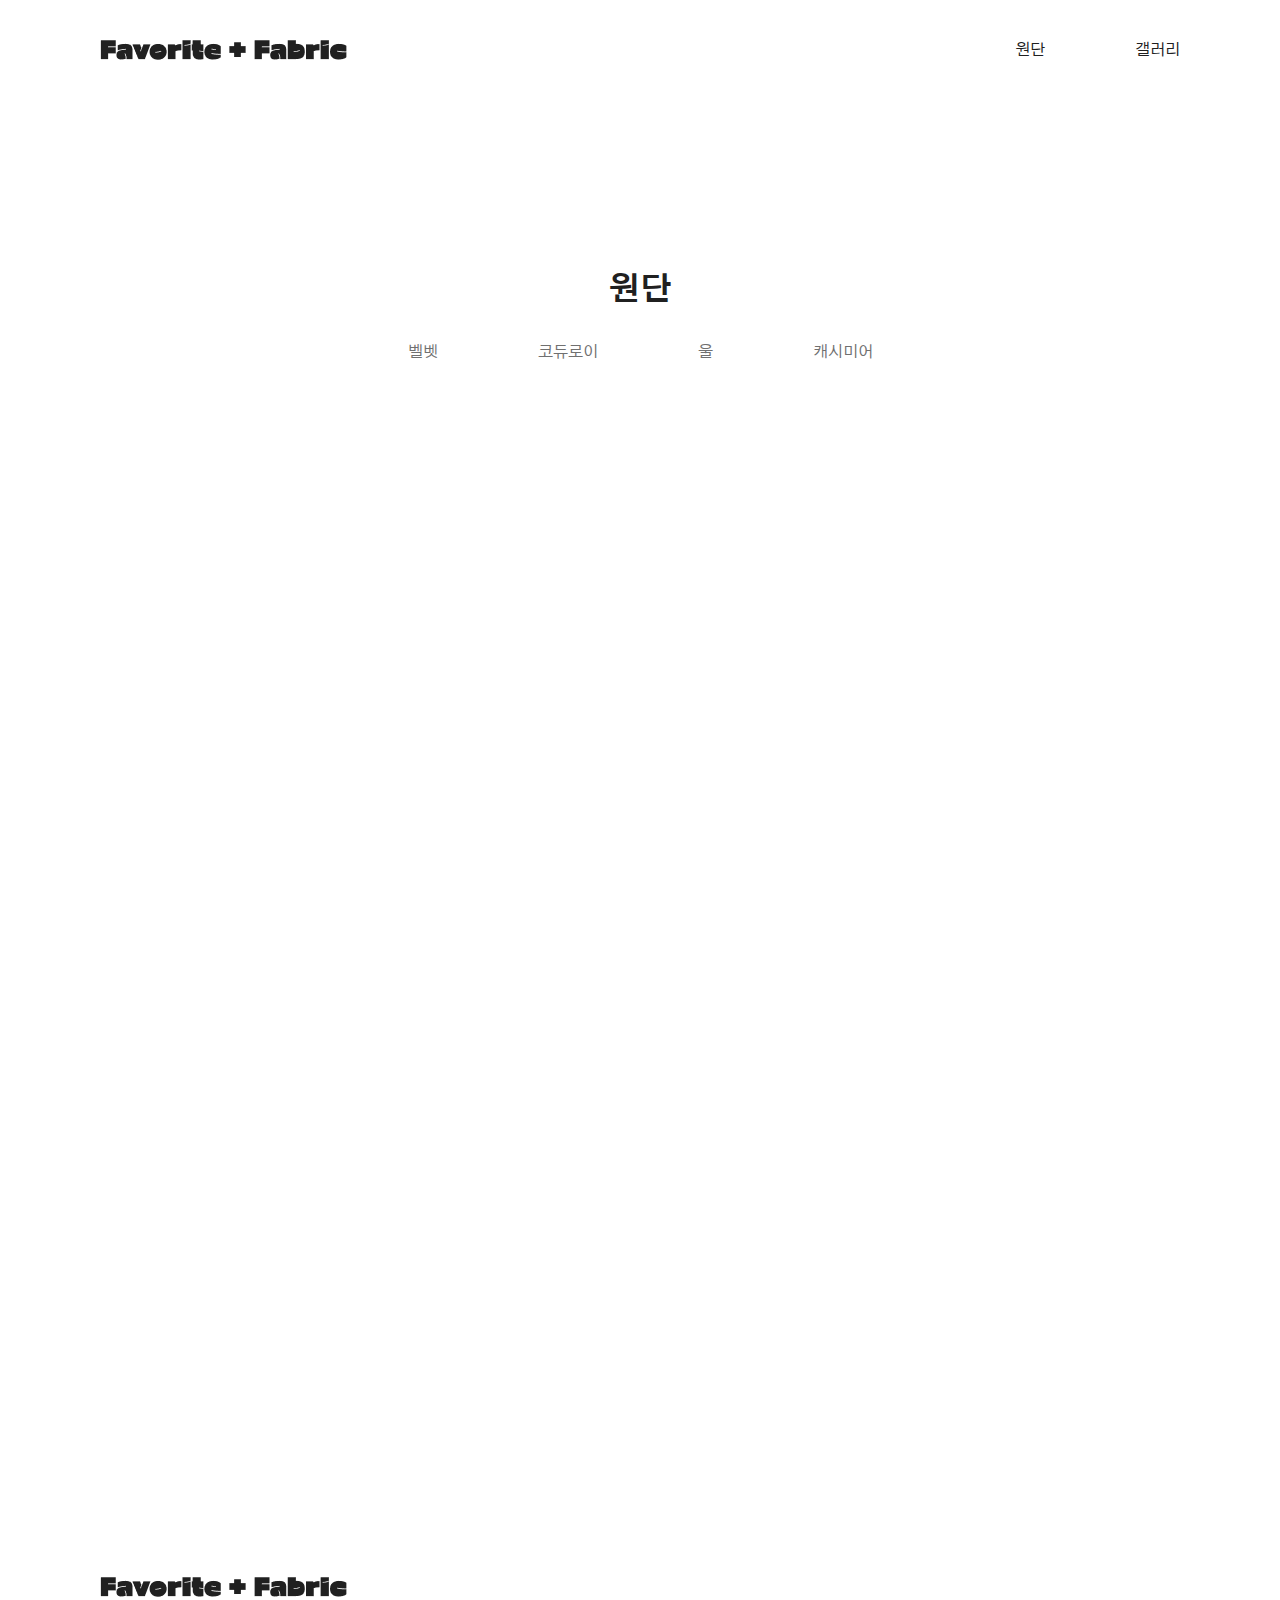
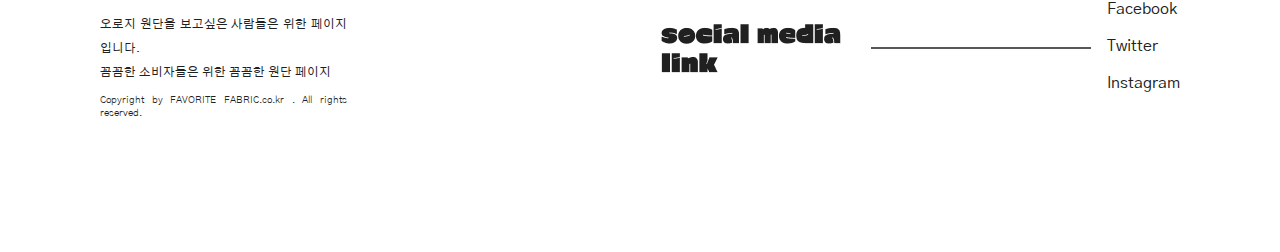
<file: des1.html>
<!DOCTYPE html>
<html lang="en">
<head>
	<meta charset="UTF-8">
	<meta name="viewport" content="width=device-width, initial-scale=1.0">
	<title>Description</title>
	<link rel="stylesheet" href="style1.css">
  <link rel="preconnect" href="https://fonts.googleapis.com">
  <link rel="preconnect" href="https://fonts.gstatic.com" crossorigin>
  <link href="https://fonts.googleapis.com/css2?family=Gothic+A1:wght@300;400;500;600;700&display=swap" rel="stylesheet">
</head>
<body>	
<div class="header">
  <a href="main.html" class="item"></a>
  <div class="item"></div>
  <div class="item"></div>
  <div class="item">
  	<ul>
  		<li><a href="des1.html">원단</a></li>
      <li><a href="gallery.html">갤러리</a></li>
  	</ul>
  </div>
</div>  

<div class="main_content">
  <div class="item"></div>
  <div class="item">
    <h2>원단</h2>
    <ul>
      <li><a href="#">벨벳</a></li>
      <li><a href="#">코듀로이</a></li>
      <li><a href="#">울</a></li>
      <li><a href="#">캐시미어</a></li>
    </ul>
  </div>
  <a href="des2.html" class="item"><h5>벨벳 본딩</h5></a>
  <a href="#" class="item"><h5>벨벳 브림</h5></a>
  <a href="#" class="item"><h5>스판 벨벳</h5></a>
  <a href="#" class="item"><h5>벨벳 스윙</h5></a>
  <a href="#" class="item"><h5>벨로아브림</h5></a>
  <a href="#" class="item"><h5>몽실장미</h5></a>
  <a href="#" class="item"><h5>벨벳 주름</h5></a>
  <a href="#" class="item"><h5>벨벳 루핑</h5></a> 
  
</div>

<div class="footer">
  <div class="item">
    <div class="des">
      <img src="./img/12.png">
      <h3>오로지 원단을 보고싶은 사람들은 위한 페이지 입니다.<br>
        꼼꼼한 소비자들은 위한 꼼꼼한 원단 페이지</h3>
      <p>Copyright by FAVORITE FABRIC.co.kr . All rights reserved.</p>
    </div>  
  </div>
  <div class="item"></div>
  <div class="item">
    <img src="./img/19.png">
  </div>
  <div class="item">
    <img src="./img/20.png" width="220px">
    <ul>
  		<li><a href="#">Facebook</a></li>
  		<li><a href="#">Twitter</a></li>
      <li><a href="#">Instagram</a></li>
  	</ul>
  </div>
</div>

</body>
</html>
</file>
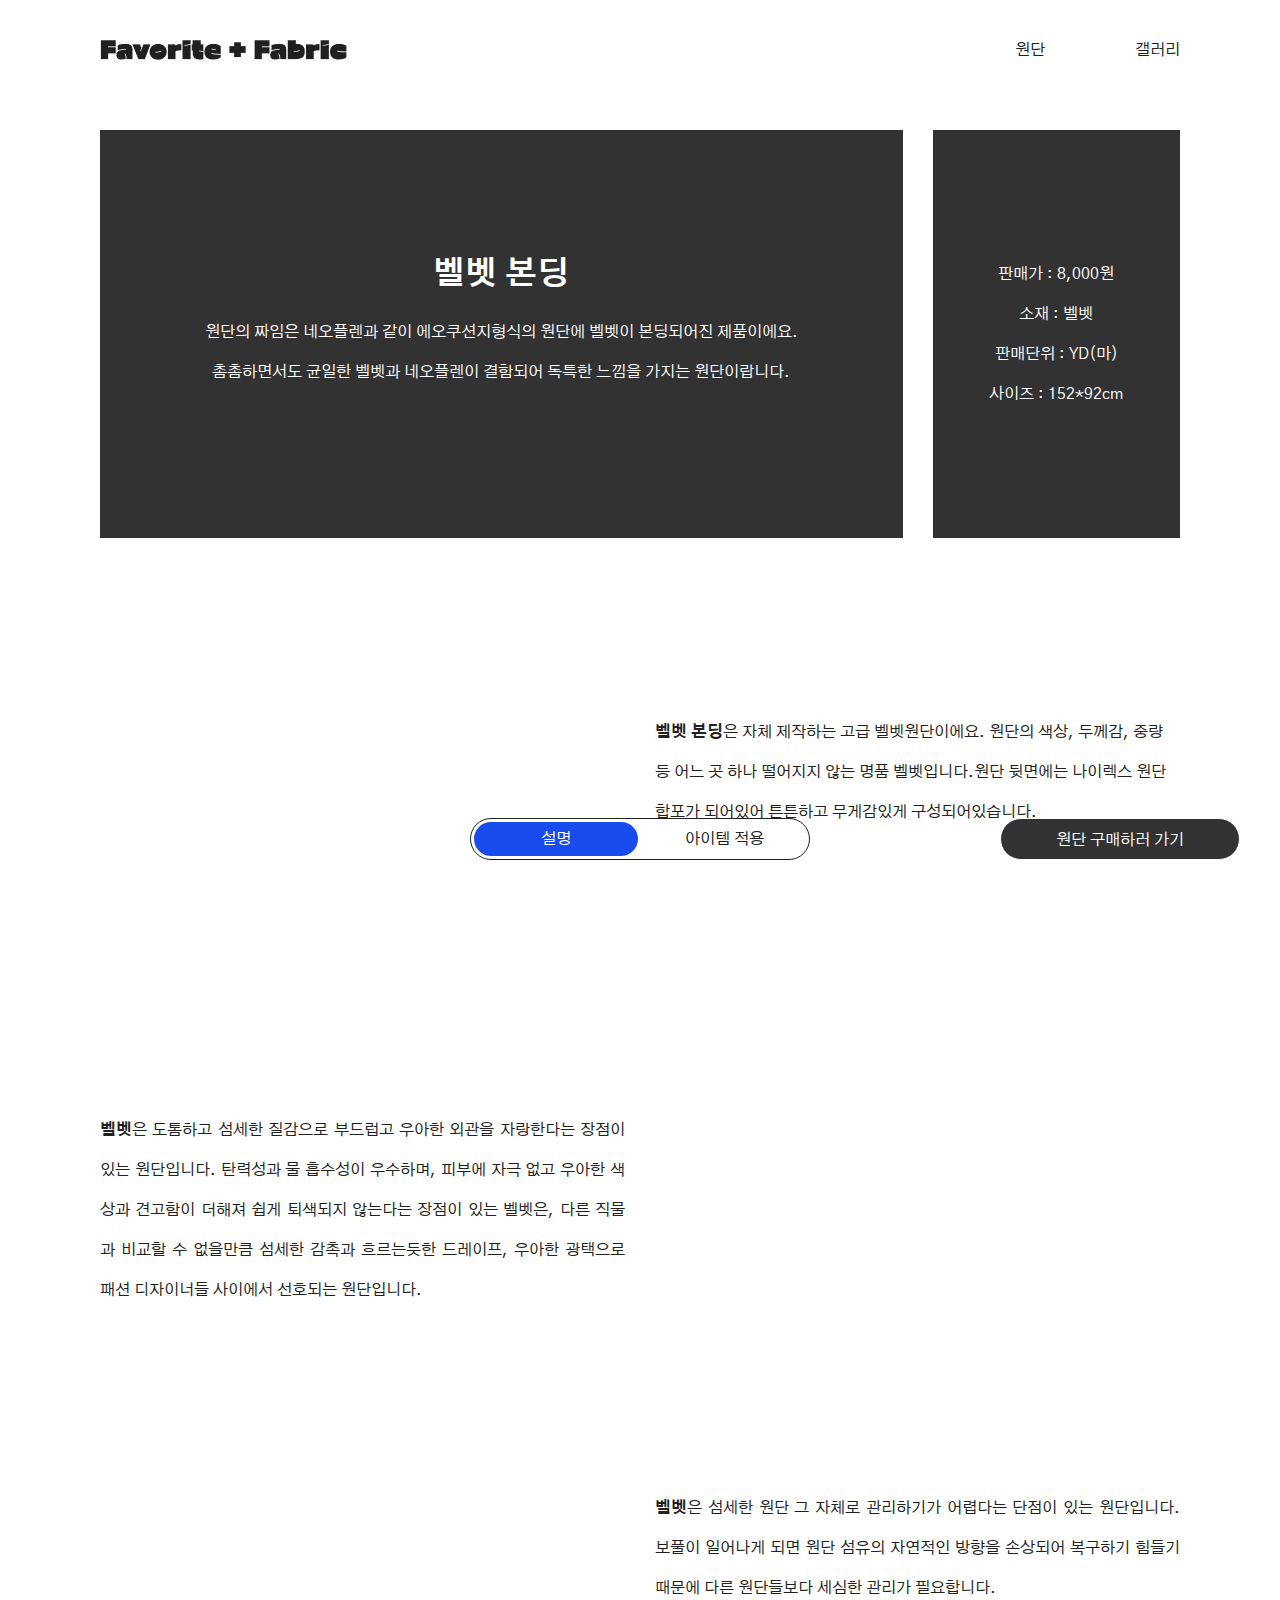
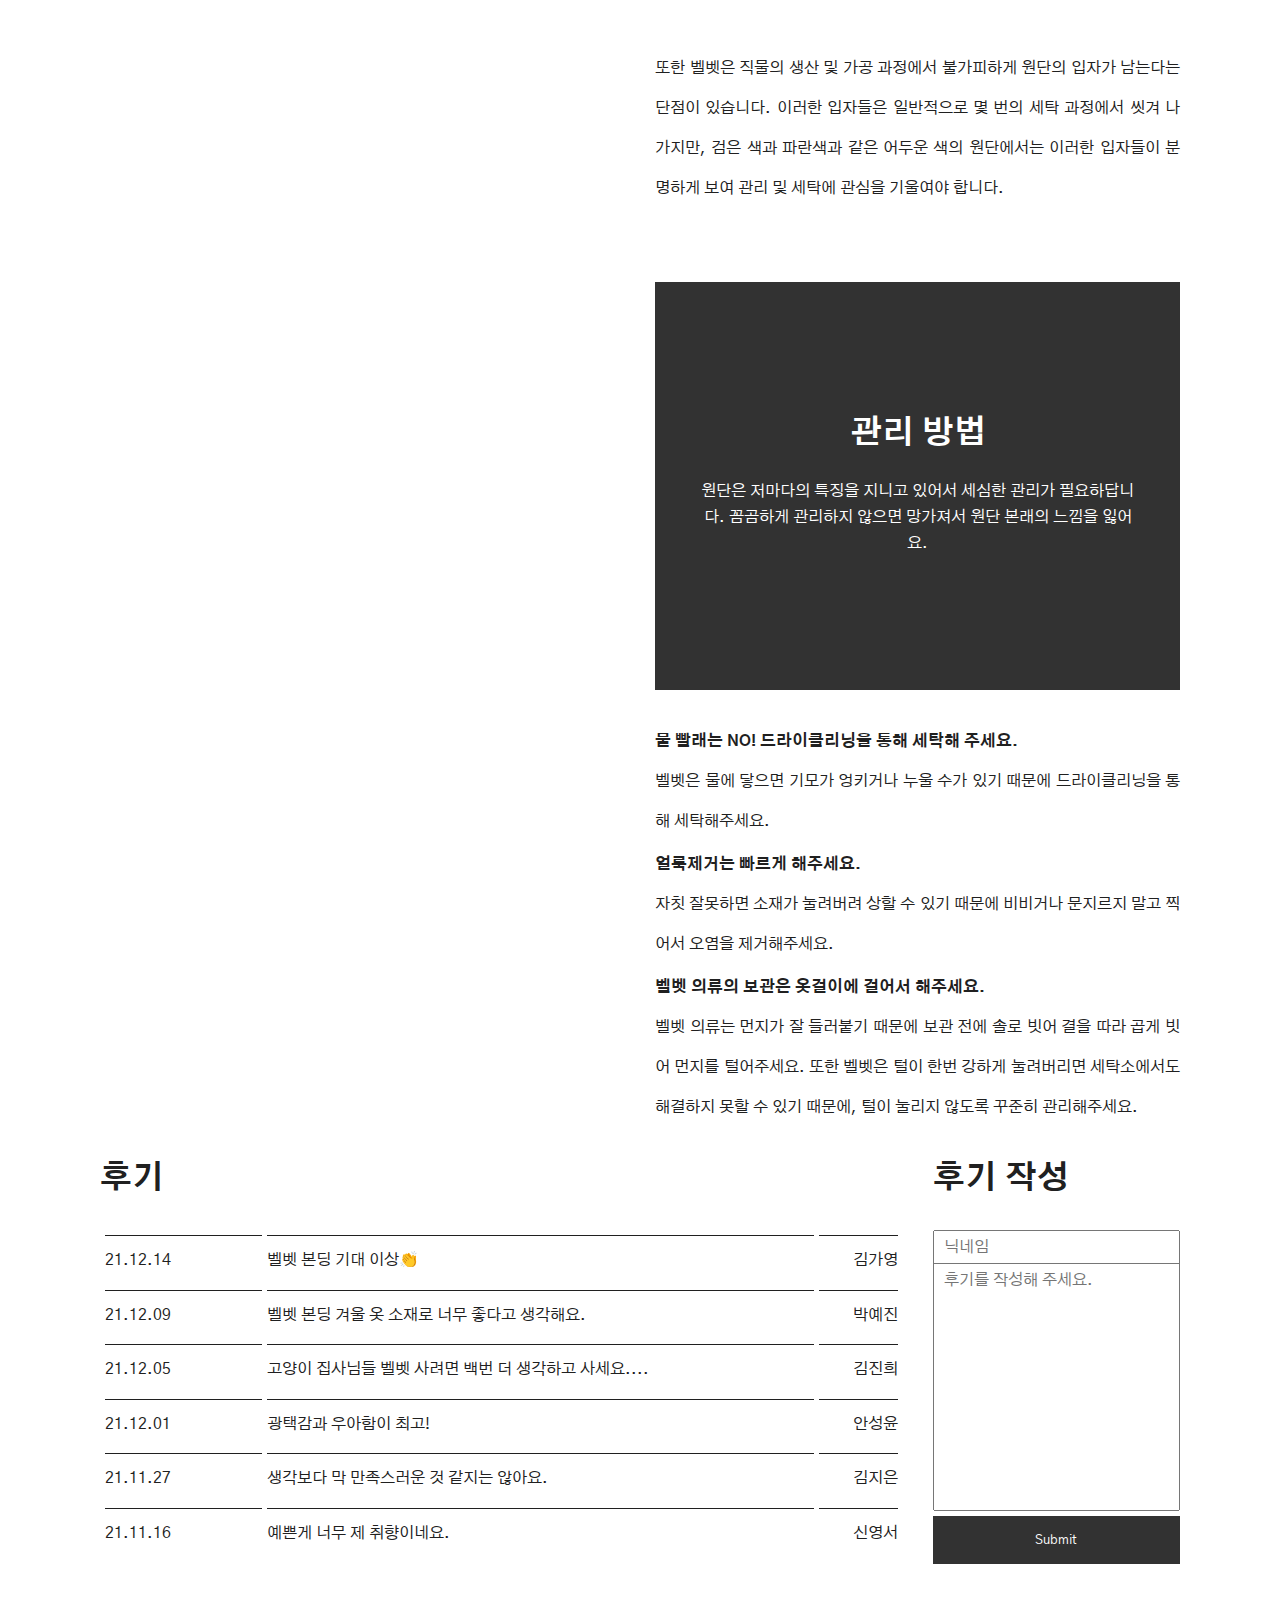
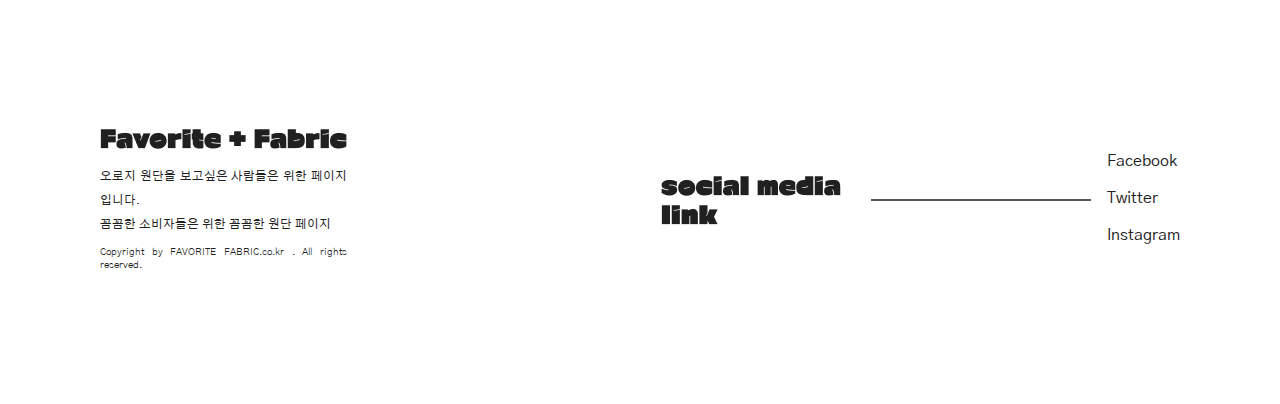
<file: des2.html>
<!DOCTYPE html>
<html lang="en">
  <head>
    <meta charset="UTF-8">
    <meta name="viewport" content="width=device-width, initial-scale=1.0">
    <title>Description2</title>
    <link rel="stylesheet" href="style2.css">
    <link rel="preconnect" href="https://fonts.googleapis.com">
    <link rel="preconnect" href="https://fonts.gstatic.com" crossorigin>
    <link href="https://fonts.googleapis.com/css2?family=Gothic+A1:wght@300;400;500;600;700&display=swap" rel="stylesheet">
  </head>
  
  <body>	
  <div class="header">
      <a href="main.html" class="item"></a>
      <div class="item"></div>
      <div class="item"></div>
      <div class="item">
        <ul>
          <li><a href="des1.html">원단</a></li>
          <li><a href="gallery.html">갤러리</a></li>
        </ul>
      </div>
  </div>  

<div class="main_content">
  <div class="item">
    <h2>벨벳 본딩</h2>
      <p class="main">원단의 짜임은 네오플렌과 같이 에오쿠션지형식의 원단에 벨벳이 본딩되어진 제품이에요.<br>촘촘하면서도 균일한 벨벳과 네오플렌이 결함되어 독특한 느낌을 가지는 원단이랍니다.</p>
  </div>
  <div class="item">
    <p>판매가	: 8,000원<br>소재 : 벨벳<br>판매단위 : YD(마)<br>사이즈 : 152*92cm</p>
  </div>

  <div class="item">
  </div>
  <div class="item">
    <h2><b>벨벳 본딩</b>은 자체 제작하는 고급 벨벳원단이에요. 원단의 색상, 두께감, 중량 등 어느 곳 하나 떨어지지 않는 명품 벨벳입니다.원단 뒷면에는 나이렉스 원단 합포가 되어있어 튼튼하고 무게감있게 구성되어있습니다.</h2>
  </div>

  <div class="item"><h2><b>벨벳</b>은 도톰하고 섬세한 질감으로 부드럽고 우아한 외관을 자랑한다는 장점이 있는 원단입니다. 탄력성과 물 흡수성이 우수하며, 피부에 자극 없고 우아한 색상과 견고함이 더해져 쉽게 퇴색되지 않는다는 장점이 있는 벨벳은, 다른 직물과 비교할 수 없을만큼 섬세한 감촉과 흐르는듯한 드레이프, 우아한 광택으로 패션 디자이너들 사이에서 선호되는 원단입니다.</h2></div>
  <div class="item"></div>


  <div class="item"></div>
  <div class="item"><h2><b>벨벳</b>은 섬세한 원단 그 자체로 관리하기가 어렵다는 단점이 있는 원단입니다. 보풀이 일어나게 되면 원단 섬유의 자연적인 방향을 손상되어 복구하기 힘들기 때문에 다른 원단들보다 세심한 관리가 필요합니다.<br><br>또한 벨벳은 직물의 생산 및 가공 과정에서 불가피하게 원단의 입자가 남는다는 단점이 있습니다. 이러한 입자들은 일반적으로 몇 번의 세탁 과정에서 씻겨 나가지만, 검은 색과 파란색과 같은 어두운 색의 원단에서는 이러한 입자들이 분명하게 보여 관리 및 세탁에 관심을 기울여야 합니다.</h2></div>
  <div class="item"></div>

  <div class="item">
    <h2>관리 방법</h2>
    <p>원단은 저마다의 특징을 지니고 있어서 세심한 관리가 필요하답니다. 꼼곰하게 관리하지 않으면 망가져서 원단 본래의 느낌을 잃어요.</p></div>

  <div class="item">
    <h2><b>물 빨래는 NO! 드라이클리닝을 통해 세탁해 주세요.</b><br>벨벳은 물에 닿으면 기모가 엉키거나 누울 수가 있기 때문에 드라이클리닝을 통해 세탁해주세요.</h2>

    <h2><b>얼룩제거는 빠르게 해주세요.</b><br>자칫 잘못하면 소재가 눌려버려 상할 수 있기 때문에 비비거나 문지르지 말고 찍어서 오염을 제거해주세요.</h2>

    <h2><b>벨벳 의류의 보관은 옷걸이에 걸어서 해주세요.</b><br>벨벳 의류는 먼지가 잘 들러붙기 때문에 보관 전에 솔로 빗어 결을 따라 곱게 빗어 먼지를 털어주세요. 또한 벨벳은 털이 한번 강하게 눌려버리면 세탁소에서도 해결하지 못할 수 있기 때문에, 털이 눌리지 않도록 꾸준히 관리해주세요.</h2>
  </div>

  <div class="item">
    <h2>후기</h2>
      <table class="table" border ="1" width="100%" height="332px" bordercolor="#202020" cellspacing="5">
        <tbody>
          <tr>
            <td class="date">21.12.14</td><td class="text">벨벳 본딩 기대 이상👏</td><td class="id">김가영</td>
          </tr>
          <tr>
            <td class="date">21.12.09</td><td class="text">벨벳 본딩 겨울 옷 소재로 너무 좋다고 생각해요.</td><td class="id">박예진</td>
          </tr>
          <tr>
            <td class="date">21.12.05</td><td class="text">고양이 집사님들 벨벳 사려면 백번 더 생각하고 사세요....</td><td class="id">김진희</td>
          </tr>
          <tr>
            <td class="date">21.12.01</td><td class="text">광택감과 우아함이 최고!</td><td class="id">안성윤</td>
          </tr>
          <tr>
            <td class="date">21.11.27</td><td class="text">생각보다 막 만족스러운 것 같지는 않아요.</td><td class="id">김지은</td>
          </tr>
          <tr>
            <td class="date">21.11.16</td><td class="text">예쁜게 너무 제 취향이네요.</td><td class="id">신영서</td>
          </tr>
        </tbody>
        </table>  
  </div>

  <div class="item">
    <h2>후기 작성</h2>
    <form>
      <p><textarea class="name" placeholder="닉네임"></textarea></p>
      <p><textarea class="review" placeholder="후기를 작성해 주세요."></textarea></p>
      <p><input class="submit" type="submit" value="Submit"></p>
    </form>
  </div>

</div>

<div class="footer">
  <div class="item">
    <div class="des">
      <img src="./img/12.png">
      <h3>오로지 원단을 보고싶은 사람들은 위한 페이지 입니다.<br>
        꼼꼼한 소비자들은 위한 꼼꼼한 원단 페이지</h3>
      <p>Copyright by FAVORITE FABRIC.co.kr . All rights reserved.</p>
    </div>  
  </div>
  <div class="item"></div>
  <div class="item">
    <img src="./img/19.png">
  </div>
  <div class="item">
    <img src="./img/20.png" width="220px">
    <ul>
  		<li><a href="#">Facebook</a></li>
  		<li><a href="#">Twitter</a></li>
      <li><a href="#">Instagram</a></li>
  	</ul>
  </div>
</div>

<div class="btn">
  <a class="a">설명</a>
  <a href="des3.html" class="b">아이템 적용</a>
</div>

<div class="go">
<a href="http://daisungtex.co.kr/shop.php?goPage=GoodList&cat_no=3">원단 구매하러 가기</a>
</div>

</body>
</html>
</file>
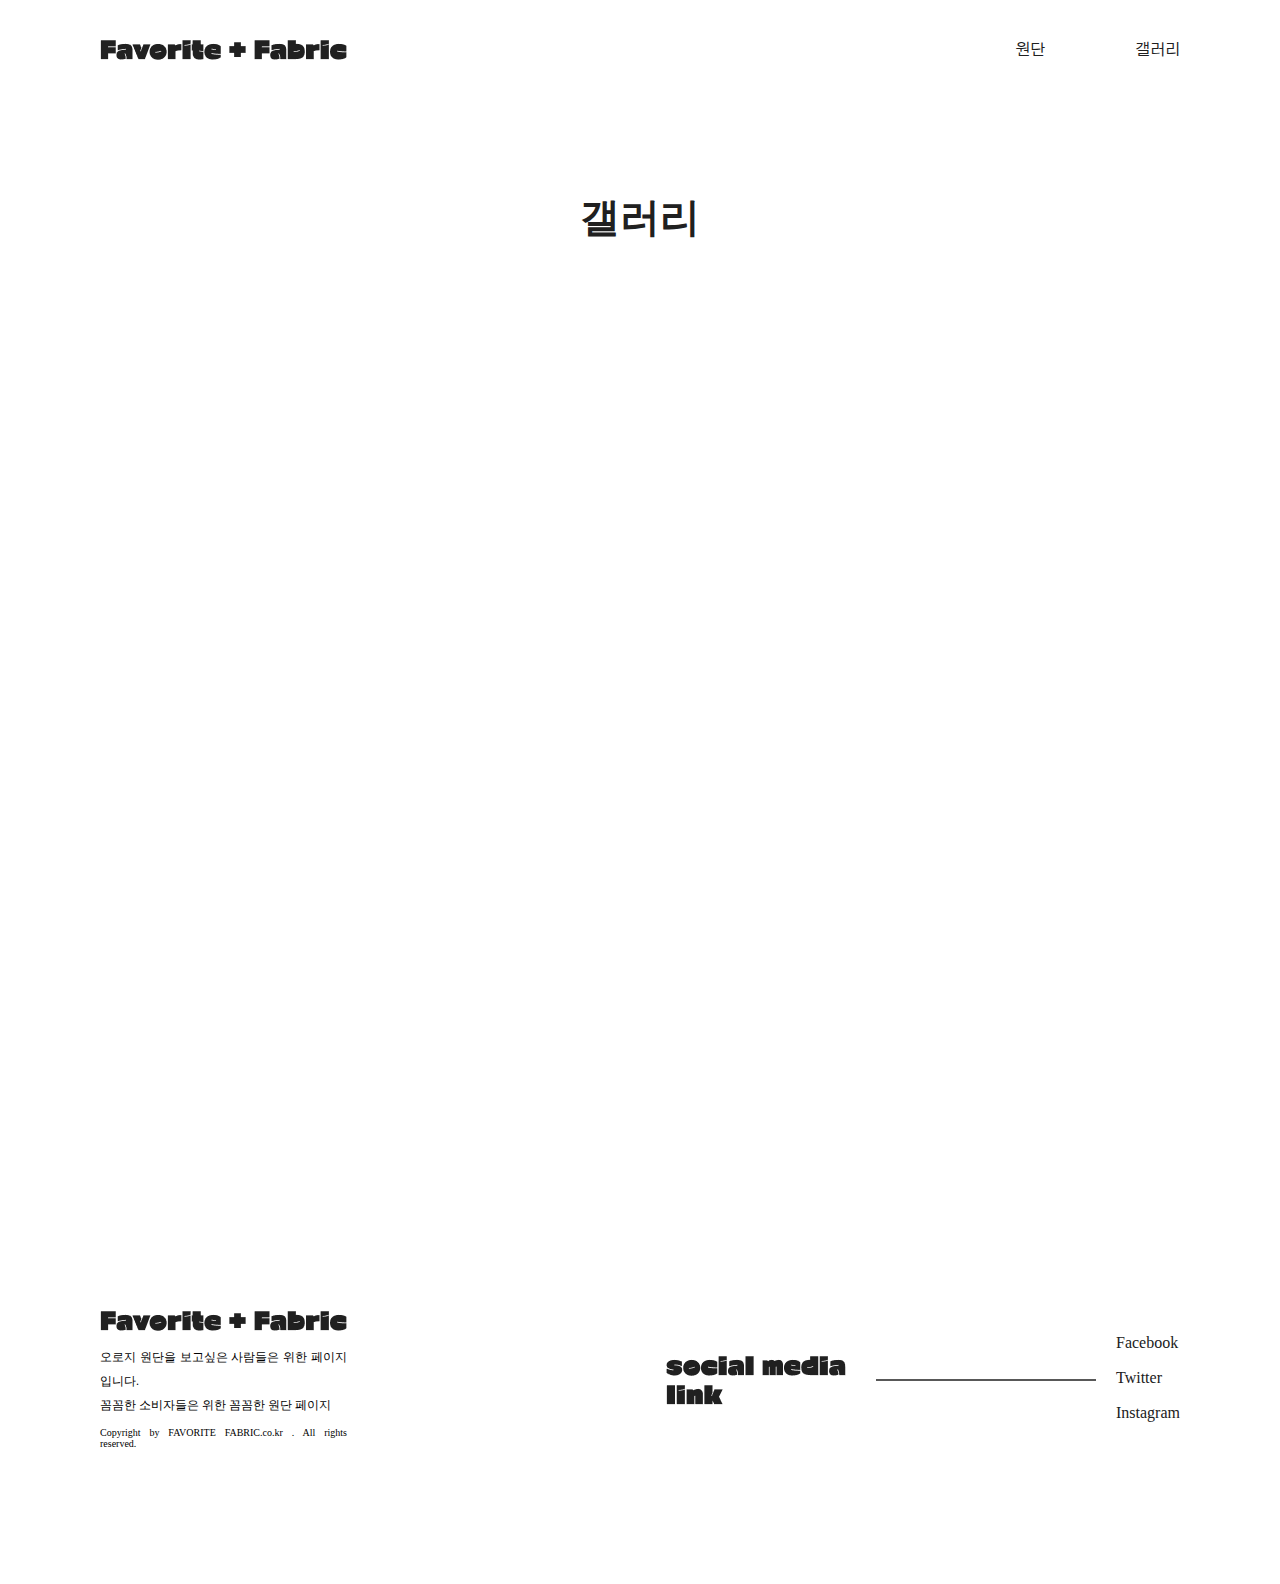
<file: gallery.html>
<!DOCTYPE html>
<html lang="en">
<head>
	<meta charset="UTF-8">
	<meta name="viewport" content="width=device-width, initial-scale=1.0">
	<title>Document</title>
  <link rel="stylesheet" href="https://pro.fontawesome.com/releases/v5.10.0/css/all.css" integrity="sha384-AYmEC3Yw5cVb3ZcuHtOA93w35dYTsvhLPVnYs9eStHfGJvOvKxVfELGroGkvsg+p" crossorigin="anonymous"/>
  <link rel="preconnect" href="https://fonts.googleapis.com">
  <link rel="preconnect" href="https://fonts.gstatic.com" crossorigin>
  <link href="https://fonts.googleapis.com/css2?family=Gothic+A1:wght@300;400;500;600;700&display=swap" rel="stylesheet">
</head>
<style type="text/css">
  *{
  margin: 0;
  padding: 0;
  box-sizing: border-box;
}
/* 헤더 */

.header{
  display: grid;
  grid-template-columns: repeat(4, 1fr);
  grid-template-rows: repeat(1, 100px);
  gap: 30px;
    
  margin-bottom: 30px; 
  margin-left: 100px;
  margin-right: 100px;
}
.header .item:nth-child(1){
  background-image: url(./img/12.png);
  background-repeat: no-repeat;
  background-position: left;
} 
.header .item:nth-child(4) li{
  list-style: none;
  display: inline-block;
} 
.header .item:nth-child(4) ul{
  display: flex;
  justify-content: flex-end;
  gap: 90px;
  align-items: center;
} 
.header .item:nth-child(4) li a{
  font-family: 'Gothic A1', sans-serif;
  text-decoration: none;
  color: #202020;
  font-size: 16px;
  line-height: 100px;
} 
.header .item:nth-child(4) a:hover{
  color: #184CEF;
  transition: 0.3s ease-in;
}

/* 메인 콘텐츠 */

.title{
  width: 846px;
  height: 50px;
  margin-top: 90px;
  margin-bottom: 60px;

  margin-right: auto;
  margin-left: auto;
  text-align: center;
  color: #202020;
  font-size: 40px;
  font-weight: bold;
} 

.main_content{
  display: grid;
  grid-template-columns: repeat(4, 1fr);
  grid-template-rows: repeat(2, 408px);
  gap: 30px;
    
  margin-left: 100px;
  margin-right: 100px;
}

.main_content .item:nth-child(1){ 
  grid-row-start: 1;
  grid-row-end: 2;
  grid-column-start: 1;
  grid-column-end: 2;

  background-image: url('https://i.postimg.cc/rFVDvRKN/hat18.png');
  background-size: cover;
  background-position: center;
}

.main_content .item:nth-child(2){
  grid-row-start: 1;
  grid-row-end: 2;
  grid-column-start: 2;
  grid-column-end: 3;

  background-image: url('https://i.postimg.cc/vTQmFCHZ/sho20.png');
  background-size: cover;
  background-position: center;
}

.main_content .item:nth-child(3){
  grid-row-start: 1;
  grid-row-end: 2;
  grid-column-start: 3;
  grid-column-end: 4;

  background-image: url('https://i.postimg.cc/hPZt6yFK/top18.png');
  background-size: cover;
  background-position: center;
}

.main_content .item:nth-child(4){
  grid-row-start: 1;
  grid-row-end: 2;
  grid-column-start: 4;
  grid-column-end: 5;

  background-image: url('https://i.postimg.cc/X7PnQrFJ/bot15.png');
  background-size: cover;
  background-position: center;

}

.main_content .item:nth-child(5){
  grid-row-start: 2;
  grid-row-end: 3;
  grid-column-start: 1;
  grid-column-end: 2;

  background-image: url('https://i.postimg.cc/76Xk7hwq/sho6.png');
  background-size: cover;
  background-position: center;
}

.main_content .item:nth-child(6){
  grid-row-start: 2;
  grid-row-end: 3;
  grid-column-start: 2;
  grid-column-end: 3;

  background-image: url('https://i.postimg.cc/SjFDxL3R/top6.png');
  background-size: cover;
  background-position: center;
}

.main_content .item:nth-child(7){
  grid-row-start: 2;
  grid-row-end: 3;
  grid-column-start: 3;
  grid-column-end: 4;

  background-image: url('https://i.postimg.cc/RhrDWznv/top15.png');
  background-size: cover;
  background-position: center;
}

.main_content .item:nth-child(8){
  grid-row-start: 2;
  grid-row-end: 3;
  grid-column-start: 4;
  grid-column-end: 5;

  background-image: url('https://i.postimg.cc/BvkhzGp2/hat20.png');
  background-size: cover;
  background-position: center;
}

h4{
  font-size: 16px;
  font-weight: bold;
  color: #fff;
  padding-top: 148px;
}


.share{
  width: 100%;
  height: 100%;

  background-color: rgba(0, 0, 0, 0);
  transition: opacity 0.2s ease-in;
  opacity: 0;

  text-align: center;
}

.share ul{
      display: flex;
      margin-left: 40px;
      padding-top: 32px;
      list-style: none; 
    }

.share a{
      margin-left: 20px;
      padding: 27px;
      color: inherit;
      font-size: 24px;
      text-decoration: none;
      width: 24px;
      color: #fff;
    }

.share:hover{
      box-shadow: 0 10px 10px rgba(0,0,0,0.2);
      background-color: #202020;
      opacity: 0.8;
    }

/* 푸터 */

.footer{
 display: grid;
  grid-template-columns: repeat(4, 1fr);
  grid-template-rows: repeat(1, 408px);
  gap: 30px;

  margin-top: 30px;  
  margin-left: 100px;
  margin-right: 100px;
}

.footer .item:nth-child(1){
  display: flex;
  flex-wrap: wrap;
  align-items: center;
  justify-content: flex-start;
 }
 .footer .item:nth-child(1) h3{
  font-weight: 400;
  font-size: 12px;
  line-height: 24px;
  text-align: justify;

  margin-top: 10px;
 }
 .footer .item:nth-child(1) p{
  font-weight: 300;
  font-size: 10px;
  text-align: justify;

  margin-top: 10px;
 }
 .footer .item:nth-child(3){
  display: flex;
  flex-wrap: wrap;
  align-items: center;
  justify-content: flex-end;
 }
 .footer .item:nth-child(4){
  display: flex;
  align-items: center;
  justify-content: flex-end;
 }
 .footer .item:nth-child(4) img{
  display: flex;
  align-items: center;
  justify-content: flex-start;
 }
 .footer .item:nth-child(4) ul{
  display: flex;
  flex-wrap: wrap;
  align-items: center;
  justify-content: flex-start;
  
  margin-left: 20px;
  gap: 12px;
 }
 .footer .item:nth-child(4) li{
  list-style: none;
 }
 .footer .item:nth-child(4) a{
  text-decoration: none;
  color: #202020;
 }
 .footer .item:nth-child(4) a::after {
  display:block;
  content: '';
  padding-bottom: 4px;
  border-bottom: solid 1.7px #202020;
  transform: scaleX(0);
  transition: transform 250ms ease-in-out; 
}
.footer .item:nth-child(4) a:hover::after {
  transform: scaleX(1);
}

</style>
<body>	
<div class="header">
  <a href="main.html" class="item"></a>
  <div class="item"></div>
  <div class="item"></div>
  <div class="item">
  	<ul>
  		<li><a href="des1.html">원단</a></li>
      <li><a href="gallery.html">갤러리</a></li>
  	</ul>
  </div>
</div>  

<div class="title">갤러리</div>
<div class="main_content">
  <div class="item">
    <div class="share">
        <h4>공유하기</h4>
        <ul>
          <li><a href="#">
            <span class="fab fa-facebook" title="Facebook"></span>
          </a></li>

          <li><a href="#">
            <span class="fab fa-twitter" title="Twitter"></span>
          </a></li>

          <li><a href="#">
            <span class="fab fa-instagram" title="Instagram"></span>
          </a></li>
        </ul>
    </div>
  </div>
  <div class="item">
    <div class="share">
      <h4>공유하기</h4>
      <ul>
        <li><a href="#">
          <span class="fab fa-facebook" title="Facebook"></span>
        </a></li>

        <li><a href="#">
          <span class="fab fa-twitter" title="Twitter"></span>
        </a></li>

        <li><a href="#">
          <span class="fab fa-instagram" title="Instagram"></span>
        </a></li>
      </ul>
  </div>
  </div>
  <div class="item">
    <div class="share">
      <h4>공유하기</h4>
      <ul>
        <li><a href="#">
          <span class="fab fa-facebook" title="Facebook"></span>
        </a></li>

        <li><a href="#">
          <span class="fab fa-twitter" title="Twitter"></span>
        </a></li>

        <li><a href="#">
          <span class="fab fa-instagram" title="Instagram"></span>
        </a></li>
      </ul>
  </div>
  </div>
  <div class="item">
    <div class="share">
      <h4>공유하기</h4>
      <ul>
        <li><a href="#">
          <span class="fab fa-facebook" title="Facebook"></span>
        </a></li>

        <li><a href="#">
          <span class="fab fa-twitter" title="Twitter"></span>
        </a></li>

        <li><a href="#">
          <span class="fab fa-instagram" title="Instagram"></span>
        </a></li>
      </ul>
  </div>
  </div>
  <div class="item">
    <div class="share">
      <h4>공유하기</h4>
      <ul>
        <li><a href="#">
          <span class="fab fa-facebook" title="Facebook"></span>
        </a></li>

        <li><a href="#">
          <span class="fab fa-twitter" title="Twitter"></span>
        </a></li>

        <li><a href="#">
          <span class="fab fa-instagram" title="Instagram"></span>
        </a></li>
      </ul>
  </div>
  </div>
  <div class="item">
    <div class="share">
      <h4>공유하기</h4>
      <ul>
        <li><a href="#">
          <span class="fab fa-facebook" title="Facebook"></span>
        </a></li>

        <li><a href="#">
          <span class="fab fa-twitter" title="Twitter"></span>
        </a></li>

        <li><a href="#">
          <span class="fab fa-instagram" title="Instagram"></span>
        </a></li>
      </ul>
  </div>
  </div>
  <div class="item">
    <div class="share">
      <h4>공유하기</h4>
      <ul>
        <li><a href="#">
          <span class="fab fa-facebook" title="Facebook"></span>
        </a></li>

        <li><a href="#">
          <span class="fab fa-twitter" title="Twitter"></span>
        </a></li>

        <li><a href="#">
          <span class="fab fa-instagram" title="Instagram"></span>
        </a></li>
      </ul>
  </div>
  </div>
  <div class="item">
    <div class="share">
      <h4>공유하기</h4>
      <ul>
        <li><a href="#">
          <span class="fab fa-facebook" title="Facebook"></span>
        </a></li>

        <li><a href="#">
          <span class="fab fa-twitter" title="Twitter"></span>
        </a></li>

        <li><a href="#">
          <span class="fab fa-instagram" title="Instagram"></span>
        </a></li>
      </ul>
  </div>
  </div>
</div>

<div class="footer">
  <div class="item">
    <div class="des">
      <img src="./img/12.png">
      <h3>오로지 원단을 보고싶은 사람들은 위한 페이지 입니다.<br>
        꼼꼼한 소비자들은 위한 꼼꼼한 원단 페이지</h3>
      <p>Copyright by FAVORITE FABRIC.co.kr . All rights reserved.</p>
    </div>  
  </div>
  <div class="item"></div>
  <div class="item">
    <img src="./img/19.png">
  </div>
  <div class="item">
    <img src="./img/20.png" width="220px">
    <ul>
      <li><a href="#">Facebook</a></li>
      <li><a href="#">Twitter</a></li>
      <li><a href="#">Instagram</a></li>
    </ul>
  </div>
</div>

</body>
</html>
</file>
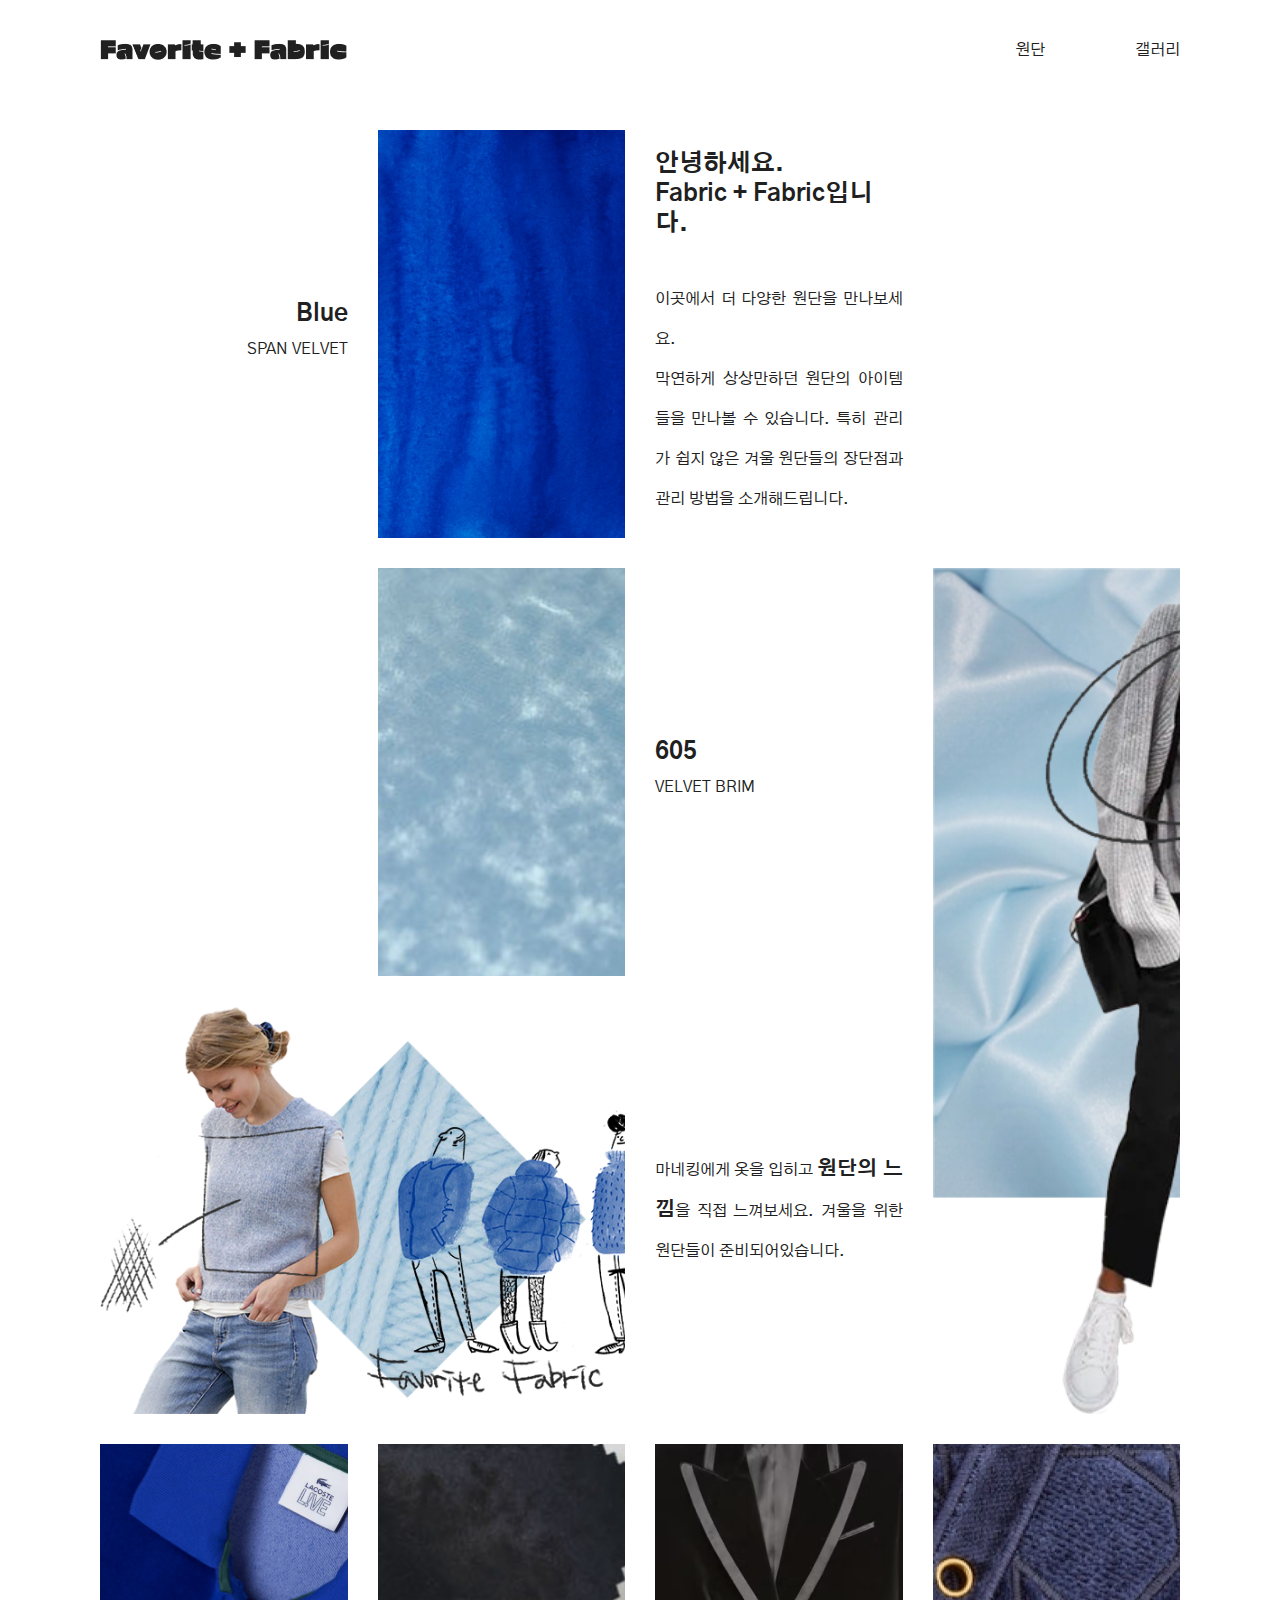
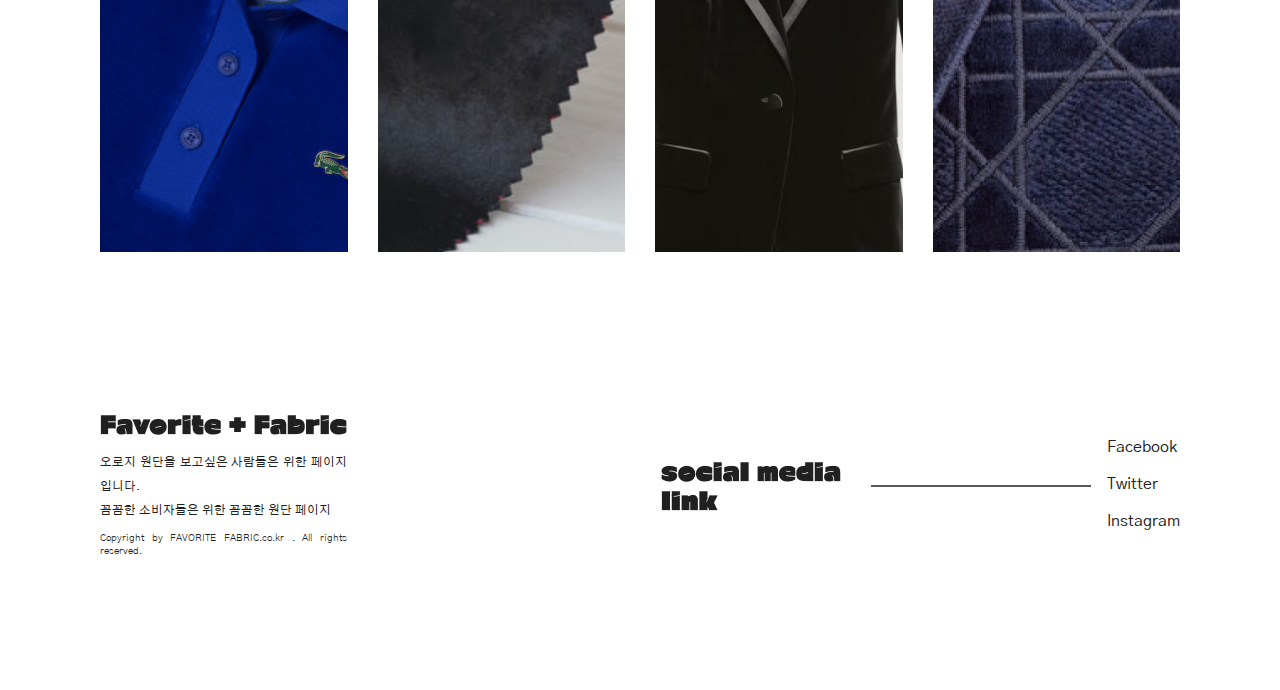
<file: main.html>
<!DOCTYPE html>
<html lang="en">
<head>
	<meta charset="UTF-8">
	<meta name="viewport" content="width=device-width, initial-scale=1.0">
	<title>Home</title>
	<link rel="stylesheet" href="style.css">
  <link rel="preconnect" href="https://fonts.googleapis.com">
  <link rel="preconnect" href="https://fonts.gstatic.com" crossorigin>
  <link href="https://fonts.googleapis.com/css2?family=Gothic+A1:wght@300;400;500;600;700&display=swap" rel="stylesheet">
</head>

<body>	
<div class="header">
  <a href="main.html" class="item"></a>
  <div class="item"></div>
  <div class="item"></div>
  <div class="item">
  	<ul>
  		<li><a href="des1.html">원단</a></li>
      <li><a href="gallery.html">갤러리</a></li>
  	</ul>
  </div>
</div>  

<div class="main_content">
  <div class="item">
    <div class="des">
      <h2>Blue</h2>
      <p>SPAN VELVET</p>
    </div>
  </div>
  <div class="item">
    <div class="back"><a href="des1.html">> 원단 바로가기</a></div>
  </div>
  <div class="item">
    <div class="des">
      <h2>안녕하세요.<br>Fabric + Fabric입니다.</h2>
      <p><br>이곳에서 더 다양한 원단을 만나보세요.<br>
        막연하게 상상만하던 원단의 아이템들을 만나볼 수 있습니다. 특히 관리가 쉽지 않은 겨울 원단들의 장단점과 관리 방법을 소개해드립니다.</p>
    </div>  
  </div>
  <div class="item"></div>
  <div class="item"></div>
  <div class="item"></div>
  <div class="item">
    <div class="des">
      <h2>605</h2>
      <p>VELVET BRIM</p>
    </div>
  </div>
  <div class="item"></div>
  <div class="item"></div>
  <div class="item">
    <p>마네킹에게 옷을 입히고 <span>원단의 느낌</span>을 직접 느껴보세요. 겨울을 위한 원단들이 준비되어있습니다.</p>
  </div>
  <div class="item"></div>
  <div class="item"></div>
  <div class="item"></div>
  <div class="item"></div>
  <div class="item"></div>
  <div class="item"></div>
</div>

<div class="footer">
  <div class="item">
    <div class="des">
      <img src="./img/12.png">
      <h3>오로지 원단을 보고싶은 사람들은 위한 페이지 입니다.<br>
        꼼꼼한 소비자들은 위한 꼼꼼한 원단 페이지</h3>
      <p>Copyright by FAVORITE FABRIC.co.kr . All rights reserved.</p>
    </div>  
  </div>
  <div class="item"></div>
  <div class="item">
    <img src="./img/19.png">
  </div>
  <div class="item">
    <img src="./img/20.png" width="220px">
    <ul>
  		<li><a href="#">Facebook</a></li>
  		<li><a href="#">Twitter</a></li>
      <li><a href="#">Instagram</a></li>
  	</ul>
  </div>
</div>

</body>
</html>
</file>
<file: style1.css>
*{
    margin: 0;
    padding: 0;
    box-sizing: border-box;
    font-family: 'Gothic A1', sans-serif;

    color: #202020;
  }
  a{
    text-decoration: none;
  }

  /* 헤더 */
  .header{
    display: grid;
    grid-template-columns: repeat(5, 1fr);
    grid-template-rows: repeat(1, 100px);
    gap: 30px;
      
    margin-bottom: 30px; 
    margin-left: 100px;
    margin-right: 100px;
  }
  .header .item:nth-child(1){
    background-image: url(./img/12.png);
    background-repeat: no-repeat;
    background-position: left;
    grid-column-start: 1;
    grid-column-end: 3
  } 
  .header .item:nth-child(4) li{
    list-style: none;
    display: inline-block;
  } 
  .header .item:nth-child(4) ul{
    display: flex;
    justify-content: flex-end;
    gap: 90px;
    align-items: center;
  } 
  .header .item:nth-child(4) li a{
    font-family: 'Gothic A1', sans-serif;
    text-decoration: none;
    color: #202020;
    font-size: 16px;
    line-height: 100px;
  } 
  .header .item:nth-child(4) a:hover{
    color: #184CEF;
    transition: 0.3s ease-in;
  }
  
  /* 메인 콘텐츠 */
  .main_content{
    display: grid;
    grid-template-columns: repeat(4, 1fr);
    grid-template-rows: repeat(3, 408px);
    gap: 30px;

    margin-bottom: 30px;
    margin-left: 100px;
    margin-right: 100px;
  }
  .main_content .item:nth-child(2){ 
    grid-row-start: 1;
    grid-row-end: 2;
    grid-column-start: 2;
    grid-column-end: 4;
  }
  .main_content .item:nth-child(2) h2{
    font-size: 32px;
    margin-top: 140px;
    font-weight: 700;
    text-align: center;

    margin-top: 140px;
  }
  .main_content .item:nth-child(2) ul{
    margin-top: 32px;
    display: flex;
    justify-content: center;
    gap: 100px
  }
  .main_content .item:nth-child(2) li{
    list-style: none;
  }
  .main_content .item:nth-child(2) a{
    text-decoration: none;
    color: #707070;
  }
  .main_content .item:nth-child(2) a:hover{
    text-decoration: none;
    color: #202020;
  }
  .item h5{
    margin-top: 354px;
    width: 100%;
    padding: 16px 16px;
    font-size: 16px;
    font-weight: 4;
    text-align: center;
    bottom: 0;
    color: #fff;
    background-color: rgba(24, 76, 239, 0.7);
    
    transition: opacity 0.2s ease-in;
    opacity: 0;
  }
  .item:hover h5{
    opacity: 1;
  }
  .main_content .item:nth-child(3){
    grid-row-start: 2;
    grid-row-end: 2;
    grid-column-start: 1;
    grid-column-end: 1;
  
    background-image: url('https://i.postimg.cc/wj7M51GR/image-83.png');
  }
  
  .main_content .item:nth-child(4){
    grid-row-start: 2;
    grid-row-end: 2;
    grid-column-start: 2;
    grid-column-end: 2;
  
    background-image: url('https://i.postimg.cc/D0xfLhQc/image-76.png');
  }
  
  .main_content .item:nth-child(5){
    grid-row-start: 2;
    grid-row-end: 2;
    grid-column-start: 3;
    grid-column-end: 3;
  
    background-image: url('https://i.postimg.cc/9MjfjJFy/image-77.png');
  }
  
  .main_content .item:nth-child(6){
    grid-row-start: 2;
    grid-row-end: 2;
    grid-column-start: 4;
    grid-column-end: 4;
  
    background-image: url('https://i.postimg.cc/NFsfKFXM/image-78.png');
  }
  
  .main_content .item:nth-child(7){
    grid-row-start: 3;
    grid-row-end: 3;
    grid-column-start: 1;
    grid-column-end: 1;
  
    background-image: url('https://i.postimg.cc/mDNgZCtJ/image-79.png');
  }
  
  .main_content .item:nth-child(8){
    grid-row-start: 3;
    grid-row-end: 3;
    grid-column-start: 2;
    grid-column-end: 2;
  
    background-image: url('https://i.postimg.cc/zBWRCy3F/image-80-1.png');
  }
  
  .main_content .item:nth-child(9){
    grid-row-start: 3;
    grid-row-end: 3;
    grid-column-start: 3;
    grid-column-end: 3;
  
    background-image: url('https://i.postimg.cc/FKSKq2m9/image-81.png');
  }
  
  .main_content .item:nth-child(10){
    grid-row-start: 3;
    grid-row-end: 3;
    grid-column-start: 4;
    grid-column-end: 4;
  
    background-image: url('https://i.postimg.cc/dVp15JbH/image-82.png');
  }

  /* 푸터 */
.footer{
     display: grid;
     grid-template-columns: repeat(4, 1fr);
     grid-template-rows: repeat(1, 408px);
     gap: 30px;
     
     margin-left: 100px;
     margin-right: 100px;
   
     font-family: 'Gothic A1', sans-serif;
     color: #202020;
   }
   .footer .item:nth-child(1){
     display: flex;
     flex-wrap: wrap;
     align-items: center;
     justify-content: flex-start;
    }
    .footer .item:nth-child(1) h3{
     font-weight: 400;
     font-size: 12px;
     line-height: 24px;
     text-align: justify;
   
     margin-top: 10px;
    }
    .footer .item:nth-child(1) p{
     font-weight: 300;
     font-size: 10px;
     text-align: justify;
   
     margin-top: 10px;
    }
    .footer .item:nth-child(3){
     display: flex;
     flex-wrap: wrap;
     align-items: center;
     justify-content: flex-end;
    }
    .footer .item:nth-child(4){
     display: flex;
     align-items: center;
     justify-content: flex-end;
    }
    .footer .item:nth-child(4) img{
     display: flex;
     align-items: center;
     justify-content: flex-start;
    }
    .footer .item:nth-child(4) ul{
     display: flex;
     flex-wrap: wrap;
     align-items: center;
     justify-content: flex-start;
     
     margin-left: 16px;
     gap: 12px;
    }
    .footer .item:nth-child(4) li{
     list-style: none;
    }
    .footer .item:nth-child(4) a{
     text-decoration: none;
     color: #202020;
    }
    .footer .item:nth-child(4) a::after {
     display:block;
     content: '';
     padding-bottom: 4px;
     border-bottom: solid 1.7px #202020;
     transform: scaleX(0);
     transition: transform 250ms ease-in-out; 
   }
   .footer .item:nth-child(4) a:hover::after {
     transform: scaleX(1);
   }
</file>
<file: style2.css>
*{
    margin: 0;
    padding: 0;
    box-sizing: border-box;
    font-family: 'Gothic A1', sans-serif;
    color: #202020;
}
a{
    text-decoration: none;
}
  /* 헤더 */
  .header{
    display: grid;
    grid-template-columns: repeat(5, 1fr);
    grid-template-rows: repeat(1, 100px);
    gap: 30px;
      
    margin-bottom: 30px; 
    margin-left: 100px;
    margin-right: 100px;
  }
  .header .item:nth-child(1){
    background-image: url(./img/12.png);
    background-repeat: no-repeat;
    background-position: left;
    grid-column-start: 1;
    grid-column-end: 3
  } 
  .header .item:nth-child(4) li{
    list-style: none;
    display: inline-block;
  } 
  .header .item:nth-child(4) ul{
    display: flex;
    justify-content: flex-end;
    gap: 90px;
    align-items: center;
  } 
  .header .item:nth-child(4) li a{
    font-family: 'Gothic A1', sans-serif;
    text-decoration: none;
    color: #202020;
    font-size: 16px;
    line-height: 100px;
  } 
  .header .item:nth-child(4) a:hover{
    color: #184CEF;
    transition: 0.3s ease-in;
  }

  /* 메인 콘텐츠 */
  .main_content{
    display: grid;
    grid-template-columns: repeat(4, 1fr);
    grid-template-rows: repeat(7, 408px);
    gap: 30px;
      
    margin-left: 100px;
    margin-right: 100px;
  }

  .main_content .item:nth-child(1){ 
    grid-row-start: 1;
    grid-row-end: 2;
    grid-column-start: 1;
    grid-column-end: 4;
  
    text-align: center;
    background-color: #323232;
  }
  
  .main_content .item:nth-child(1) h2{
    font-size: 32px;
    margin-top: 124px;
    font-weight: 700;
    letter-spacing: 8%;
    color: #fff;
  }
  
  .main_content .item:nth-child(1) p{
    font-size: 16px;
    font-weight: 400;
    line-height: 40px;
    letter-spacing: 8%;
    margin-top: 18px;
    color: #fff;
  }

  .main_content .item:nth-child(2){ 
    grid-row-start: 1;
    grid-row-end: 2;
    grid-column-start: 4;
    grid-column-end: 5;
    background-color: #323232;
  
    text-align: center;
  }

  .main_content .item:nth-child(2) p{
    font-size: 16px;
    font-weight: 400;
    line-height: 40px;
    letter-spacing: 8%;
    margin-top: 18px;
    color: #fff;

    margin-top: 124px;
  }

  .main_content .item:nth-child(3){
    grid-row-start: 2;
    grid-row-end: 3;
    grid-column-start: 2;
    grid-column-end: 2;
  
    background-image: url('https://i.postimg.cc/9QLGFbm7/abc322ffa7e0328dd5b25ed7f99867500-1.png');
    background-position: center;
    background-size: cover;
    background-repeat: no-repeat;
  } 

  .main_content .item:nth-child(4){
    grid-row-start: 2;
    grid-row-end: 3;
    grid-column-start: 3;
    grid-column-end: 5;

    display: flex;
    flex-wrap: wrap;
    align-items: center;
    justify-content: flex-start;
  }

  .main_content .item:nth-child(4) h2{
    font-size: 16px;
    font-weight: 400;
    line-height: 40px;
    letter-spacing: 8%;
  }
  

  .main_content .item:nth-child(5){
    grid-row-start: 3;
    grid-row-end: 3;
    grid-column-start: 1;
    grid-column-end: 3;

    display: flex;
    flex-wrap: wrap;
    align-items: center;
    justify-content: flex-end;
    text-align: justify;
  }
  .main_content .item:nth-child(5) h2{
    font-size: 16px;
    font-weight: 400;
    line-height: 40px;
    letter-spacing: 8%;
  }
  
  .main_content .item:nth-child(6){
    grid-row-start: 3;
    grid-row-end: 4;
    grid-column-start: 3;
    grid-column-end: 4;
  
    background-image: url('https://i.postimg.cc/4dV7tQgw/Rectangle-117.png');
    background-position: center;
    background-size: cover;
    background-repeat: no-repeat;
  }
  
  .main_content .item:nth-child(7){
    grid-row-start: 4;
    grid-row-end: 4;
    grid-column-start: 2;
    grid-column-end: 2;
  
    background-image: url('https://i.postimg.cc/xCv8qjv4/image-84.png');
    background-position: center;
    background-size: cover;
    background-repeat: no-repeat;
  }
  
  .main_content .item:nth-child(8){
    grid-row-start: 4;
    grid-row-end: 5;
    grid-column-start: 3;
    grid-column-end: 5;

    display: flex;
    flex-wrap: wrap;
    align-items: center;
    justify-content: flex-start;
    text-align: justify;
  }
  .main_content .item:nth-child(8) h2{
    font-size: 16px;
    font-weight: 400;
    line-height: 40px;
    letter-spacing: 8%;
  }
  
  .main_content .item:nth-child(9){
    grid-row-start: 5;
    grid-row-end: 7;
    grid-column-start: 1;
    grid-column-end: 3;
  
    background-image: url('https://images.unsplash.com/photo-1600369672175-56d82a72335e?ixlib=rb-1.2.1&ixid=MnwxMjA3fDB8MHxwaG90by1wYWdlfHx8fGVufDB8fHx8&auto=format&fit=crop&w=699&q=80');
    background-size: cover;
    background-repeat: no-repeat;
  }
  
  .main_content .item:nth-child(10){
    grid-row-start: 5;
    grid-row-end: 6;
    grid-column-start: 3;
    grid-column-end: 5;
  
    background-color: #323232;
  }
  .main_content .item:nth-child(10) h2{
    font-size: 32px;
    font-weight: 700;
    line-height: 26px;
    text-align: center;
    color: #fff;

    margin-top: 138px;
  }
  .main_content .item:nth-child(10) p{
    font-size: 16px;
    font-weight: 400;
    line-height: 26px;
    text-align: center;
    color: #fff;

    padding: 0px 40px 0px 40px;

    margin-top: 32px;
  }
  
  .main_content .item:nth-child(11){
    grid-row-start: 6;
    grid-row-end: 7;
    grid-column-start: 3;
    grid-column-end: 5;

    display: flex;
    flex-wrap: wrap;
    align-items: center;
    justify-content: flex-start;
    text-align: justify;
  }
  .main_content .item:nth-child(11) h2{
    font-size: 16px;
    font-weight: 400;
    line-height: 24px;
    line-height: 40px;
    letter-spacing: 8%;
  }
  
  .main_content .item:nth-child(12){
    grid-row-start: 7;
    grid-row-end: 8;
    grid-column-start: 1;
    grid-column-end: 4;
  }

  .main_content .item:nth-child(12) h2{
    font-size: 32px;
    color: #202020;
  }
  
  .main_content .item:nth-child(13){
    grid-row-start: 7;
    grid-row-end: 8;
    grid-column-start: 4;
    grid-column-end: 5;
  }

  .main_content .item:nth-child(13) h2{
    font-size: 32px;
    color: #202020;
  }

  .table{
    margin-top: 32px;
    border: none;
  }

  .date{
    text-align: left;
    width: 20%;
    border-left: none;
    border-right: none;
    border-bottom: none;
  }

  .text{
    text-align: left;
    width: 70%;
    border-left: none;
    border-right: none;
    border-bottom: none;
  }

  .id{
    text-align: right;
    width: 10%;
    border-left: none;
    border-right: none;
    border-bottom: none;
  }

  .name{
    margin-top: 32px;
    width: 100%;
    height: 36px;
    resize: none;

    font-size: 16px;
    text-align: left;
    padding: 6px 10px 4px 10px;
  }

  .review{
    margin-top: -8px;
    width: 100%;
    height: 248px;
    resize: none;

    font-size: 16px;
    text-align: left;
    padding: 6px 10px 4px 10px;
  }

  .submit{
    background-color: #323232;
    color: #fff;

    width: 100%;
    height: 48px;
    border: none;
  }

  .submit:hover{
    background-color: #184CEF;
    color: #fff;

    transition: 0.2s ease-in-out;
  }

  .shop{
    width: 100%;
    height: 100%;
  
    background-color: rgba(0, 0, 0, 0);
    transition: opacity 0.2s ease-in;
    opacity: 0;
  
    text-align: center;
  }

/* 푸터 */
.footer{
    display: grid;
     grid-template-columns: repeat(4, 1fr);
     grid-template-rows: repeat(1, 408px);
     gap: 30px;
     
     margin-top: 30px;
     margin-left: 100px;
     margin-right: 100px;
   
     font-family: 'Gothic A1', sans-serif;
     color: #202020;
   }
   .footer .item:nth-child(1){
     display: flex;
     flex-wrap: wrap;
     align-items: center;
     justify-content: flex-start;
    }
    .footer .item:nth-child(1) h3{
     font-weight: 400;
     font-size: 12px;
     line-height: 24px;
     text-align: justify;
   
     margin-top: 10px;
    }
    .footer .item:nth-child(1) p{
     font-weight: 300;
     font-size: 10px;
     text-align: justify;
   
     margin-top: 10px;
    }
    .footer .item:nth-child(3){
     display: flex;
     flex-wrap: wrap;
     align-items: center;
     justify-content: flex-end;
    }
    .footer .item:nth-child(4){
     display: flex;
     align-items: center;
     justify-content: flex-end;
    }
    .footer .item:nth-child(4) img{
     display: flex;
     align-items: center;
     justify-content: flex-start;
    }
    .footer .item:nth-child(4) ul{
     display: flex;
     flex-wrap: wrap;
     align-items: center;
     justify-content: flex-start;
     
     margin-left: 16px;
     gap: 12px;
    }
    .footer .item:nth-child(4) li{
     list-style: none;
    }
    .footer .item:nth-child(4) a{
     text-decoration: none;
     color: #202020;
    }
    .footer .item:nth-child(4) a::after {
     display:block;
     content: '';
     padding-bottom: 4px;
     border-bottom: solid 1.7px #202020;
     transform: scaleX(0);
     transition: transform 250ms ease-in-out; 
   }
   .footer .item:nth-child(4) a:hover::after {
     transform: scaleX(1);
   }

   .btn{
    position: fixed;
    margin-left: calc(100vw/2 - 170px);
    bottom: 40px;
    width: 340px;
    height: 42px;
    background-color: #fff;
    border: 1px solid #202020;
    border-radius: 22px;
   }

   .a{
    float: left;
    background-color: #184CEF;
    width: 164px;
    height: 34px;
    border-radius: 17px;

    color: #fff;
    font-size: 16px;

    text-align: center;
    line-height: 34px;

    margin-top: 3px;
    margin-left: 3px;

    cursor: default;
   }

   .b{
    float: left;
    width: 164px;
    height: 34px;
    border-radius: 17px;

    color: #202020;
    font-size: 16px;

    text-align: center;
    line-height: 34px;

    margin-top: 3px;
    margin-left: 4px;

    cursor: pointer;
   }

   .b:hover{
    color: #707070;
    transition: 0.2s ease-in-out;
   }

   .go{
     position: fixed;
     bottom: 40px;
     right: 40px;
     width: 240px;
     height: 42px;
     background-color: #323232;
     border: 1px solid #fff;
     border-radius: 21px;

     text-align: center;
   }

   .go a{
    text-decoration: none;
    color: #fff;
    font-size: 16px;
    line-height: 42px;
   }

   .go:hover{
    background-color: #184CEF;
    border: 1px solid #fff;
    border-radius: 21px;

    text-align: center;
    transition: 0.2s ease-in-out;

  z-index: 0;
  -webkit-transform:scale(1.2);
  -moz-transform:scale(1.2);
  -ms-transform:scale(1.2);
  -o-transform:scale(1.2); 
  transform:scale(1.2);
  -webkit-transition:.3s;
  -moz-transition:.3s;
  -ms-transition:.3s;
  -o-transition:.3s;
  }
</file>
<file: style.css>
*{
  margin: 0;
  padding: 0;
  box-sizing: border-box;
  font-family: 'Gothic A1', sans-serif;
  color: #202020;
}
/* 헤더 */
.header{
    display: grid;
    grid-template-columns: repeat(5, 1fr);
    grid-template-rows: repeat(1, 100px);
    gap: 30px;
      
    margin-bottom: 30px; 
    margin-left: 100px;
    margin-right: 100px;
  }
  .header .item:nth-child(1){
    background-image: url(./img/12.png);
    background-repeat: no-repeat;
    background-position: left;
    grid-column-start: 1;
    grid-column-end: 3
  } 
.header .item:nth-child(4) li{
  list-style: none;
  display: inline-block;
} 
.header .item:nth-child(4) ul{
  display: flex;
  justify-content: flex-end;
  gap: 90px;
  align-items: center;
} 
.header .item:nth-child(4) li a{
  font-family: 'Gothic A1', sans-serif;
  text-decoration: none;
  color: #202020;
  font-size: 16px;
  line-height: 100px;
} 
.header .item:nth-child(4) a:hover{
  color: #184CEF;
  transition: 0.3s ease-in;
}

/* 메인 콘텐츠 */
.main_content{
  display: grid;
  grid-template-columns: repeat(4, 1fr);
  grid-template-rows: repeat(4, 408px);
  gap: 30px;
 
  margin-bottom: 30px;
  margin-left: 100px;
  margin-right: 100px;

  font-family: 'Gothic A1', sans-serif;
  color: #202020;
}
.main_content .item:nth-child(1){
  display: flex;
  flex-wrap: wrap;
  align-items: center;
  justify-content: flex-end;
}
.main_content .item:nth-child(1) h2{
  font-weight: 700;
  font-size: 24px;
  text-align: right;
}
.main_content .item:nth-child(1) p{
  font-size: 16px;
  font-weight: 400;
  line-height: 40px;
  letter-spacing: 8%;
  text-align: right;
}

.main_content .item:nth-child(2){ 
  background-image: url(./img/01.jpg);
  background-repeat: no-repeat;
  background-size: cover;
}

.main_content .item:nth-child(2) .back{

  background-image: url(./img/01.jpg);
  background-repeat: no-repeat;
  background-size: cover;

  z-index: 0;
  -webkit-transform:scale(1);
  -moz-transform:scale(1);
  -ms-transform:scale(1); 
  -o-transform:scale(1);  
  transform:scale(1);
  -webkit-transition:.3s;
  -moz-transition:.3s;
  -ms-transition:.3s;
  -o-transition:.3s;
  transition: 0.3s ease-in-out;

  font-size: 16px;
  font-weight: 400;
  line-height: 408px;
  letter-spacing: 8%;
  opacity: 0;
  text-align: center;
}

.main_content .item:nth-child(2) a{
  text-decoration: none;
  color: #fff;
}

.main_content .item:nth-child(2) .back:hover{
  z-index: 1;
  -webkit-transform:scale(1.1);
  -moz-transform:scale(1.1);
  -ms-transform:scale(1.1);   
  -o-transform:scale(1.1);
  transform:scale(1.1);

  opacity: 1;
  color: #fff;
} 

.main_content .item:nth-child(3){
  display: flex;
  flex-wrap: wrap;
  align-items: center;
  justify-content: flex-start;
}
.main_content .item:nth-child(3) h2{
  font-weight: 700;
  font-size: 24px;
  text-align: left;
}
.main_content .item:nth-child(3) p{
  font-size: 16px;
  font-weight: 400;
  line-height: 40px;
  letter-spacing: 8%;
  text-align: justify;
}
.main_content .item:nth-child(6){
  background-image: url(./img/10.jpg);
  background-repeat: no-repeat;
  background-size: cover;
}
.main_content .item:nth-child(7){
  display: flex;
  flex-wrap: wrap;
  align-items: center;
  justify-content: flex-start;
}
.main_content .item:nth-child(7) h2{
  font-weight: 700;
  font-size: 24px;
  text-align: left;
}
.main_content .item:nth-child(7) p{
  font-size: 16px;
  font-weight: 400;
  line-height: 40px;
  letter-spacing: 8%;
  text-align: justify;
}
.main_content .item:nth-child(8){
  grid-row-start: 2;
  grid-row-end: 4;
  grid-column-start: 4;
  grid-column-end: 5;

  background-image: url(./img/13.png);
  background-repeat: no-repeat;
  background-size: cover;
  background-position: left;
}

.main_content .item:nth-child(9){
  grid-row-start: 3;
  grid-row-end: 4;
  grid-column-start: 1;
  grid-column-end: 3;

  background-image: url(./img/14.png);
  background-repeat: no-repeat;
  background-size: cover;
  background-position: left;
}
.main_content .item:nth-child(10){
  display: flex;
  flex-wrap: wrap;
  align-items: center;
  justify-content: flex-start;

  font-size: 16px;
  font-weight: 400;
  line-height: 40px;
  letter-spacing: 8%;
  text-align: justify;
}
.main_content .item:nth-child(10) span{
  font-weight: 700;
  font-size: 20px;
}
.main_content .item:nth-child(11){
  background-image: url(./img/15.png);
  background-repeat: no-repeat;
  background-size: cover;
  background-position: center;
}
.main_content .item:nth-child(12){
  background-image: url(./img/16.png);
  background-repeat: no-repeat;
  background-size: cover;
  background-position: center;
}
.main_content .item:nth-child(13){
  background-image: url(./img/17.png);
  background-repeat: no-repeat;
  background-size: cover;
  background-position: center;
}
.main_content .item:nth-child(14){
  background-image: url(./img/18.png);
  background-repeat: no-repeat;
  background-size: cover;
  background-position: center;
}

/* 푸터 */
.footer{
 display: grid;
  grid-template-columns: repeat(4, 1fr);
  grid-template-rows: repeat(1, 408px);
  gap: 30px;
  
  margin-top: -30px;
  margin-left: 100px;
  margin-right: 100px;

  font-family: 'Gothic A1', sans-serif;
  color: #202020;
}
.footer .item:nth-child(1){
  display: flex;
  flex-wrap: wrap;
  align-items: center;
  justify-content: flex-start;
 }
 .footer .item:nth-child(1) h3{
  font-weight: 400;
  font-size: 12px;
  line-height: 24px;
  text-align: justify;

  margin-top: 10px;
 }
 .footer .item:nth-child(1) p{
  font-weight: 300;
  font-size: 10px;
  text-align: justify;

  margin-top: 10px;
 }
 .footer .item:nth-child(3){
  display: flex;
  flex-wrap: wrap;
  align-items: center;
  justify-content: flex-end;
 }
 .footer .item:nth-child(4){
  display: flex;
  align-items: center;
  justify-content: flex-end;
 }
 .footer .item:nth-child(4) img{
  display: flex;
  align-items: center;
  justify-content: flex-start;
 }
 .footer .item:nth-child(4) ul{
  display: flex;
  flex-wrap: wrap;
  align-items: center;
  justify-content: flex-start;
  
  margin-left: 16px;
  gap: 12px;
 }
 .footer .item:nth-child(4) li{
  list-style: none;
 }
 .footer .item:nth-child(4) a{
  text-decoration: none;
  color: #202020;
 }
 .footer .item:nth-child(4) a::after {
  display:block;
  content: '';
  padding-bottom: 4px;
  border-bottom: solid 1.7px #202020;
  transform: scaleX(0);
  transition: transform 250ms ease-in-out; 
}
.footer .item:nth-child(4) a:hover::after {
  transform: scaleX(1);
}
</file>
